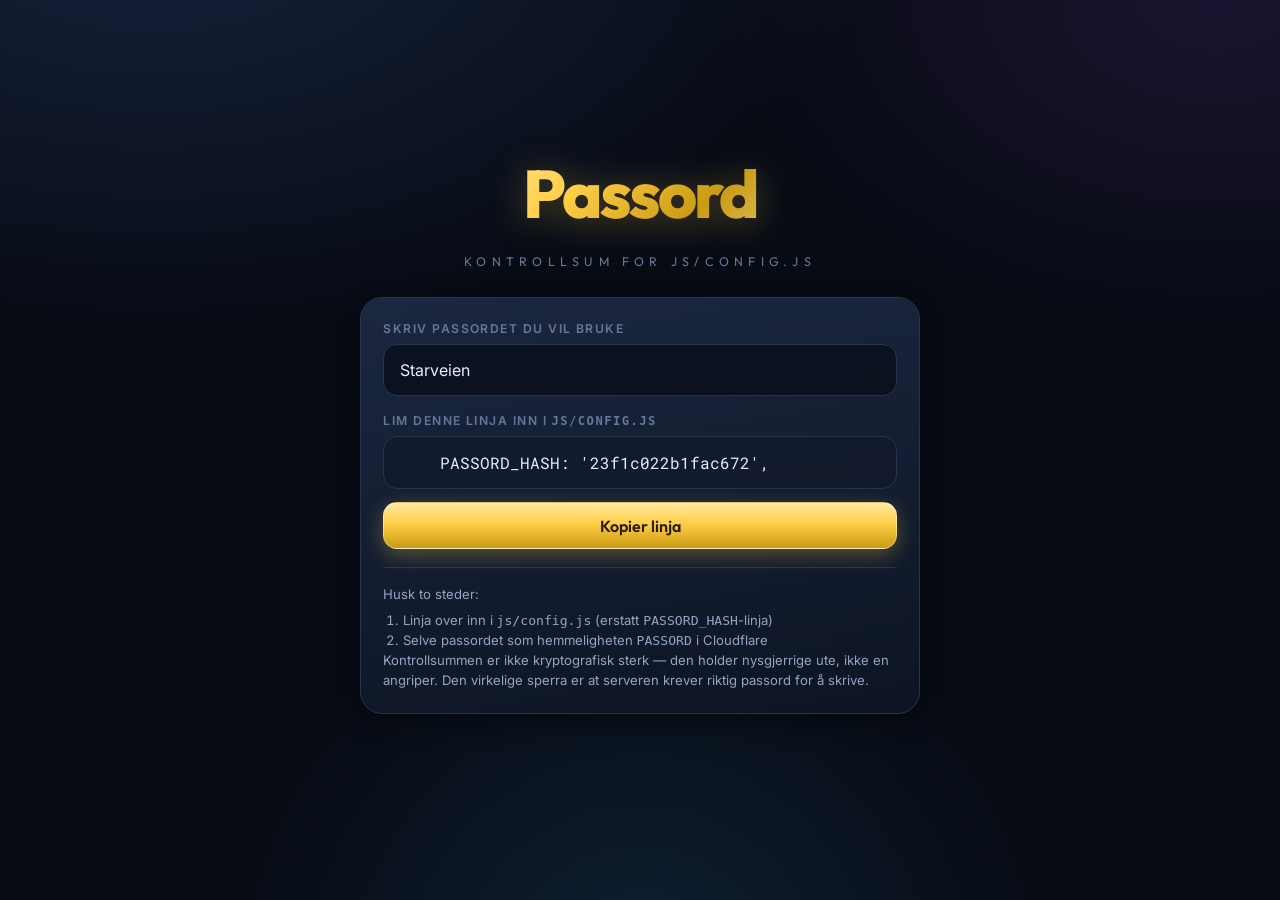
<file: verktoy/passord.html>
<!doctype html>
<html lang="no">
<head>
<meta charset="utf-8">
<meta name="viewport" content="width=device-width, initial-scale=1">
<title>Multimillionær – passordverktøy</title>
<link rel="stylesheet" href="https://fonts.googleapis.com/css2?family=Inter:wght@400;600;700&amp;family=Outfit:wght@700;800&amp;family=Roboto+Mono&amp;display=swap">
<link rel="stylesheet" href="../css/app.css">
</head>
<body>
<main class="side">
  <div class="midtboks">
    <h1 class="logo logo-stor midt">Passord</h1>
    <div class="logo-under midt" style="margin-bottom:1.6rem">Kontrollsum for js/config.js</div>

    <div class="kort">
      <div class="feltgruppe">
        <label class="merke" for="p">Skriv passordet du vil bruke</label>
        <input id="p" class="felt" type="text" value="Starveien" autocomplete="off" spellcheck="false">
      </div>

      <label class="merke">Lim denne linja inn i <code>js/config.js</code></label>
      <pre id="ut" class="panel tall" style="white-space:pre-wrap;word-break:break-all;margin:0 0 .8rem"></pre>

      <button id="kopi" class="knapp knapp-gull knapp-blokk">Kopier linja</button>

      <hr class="skille">
      <div class="liten dim">
        Husk to steder:
        <ol style="margin:.4rem 0 0;padding-left:1.2rem">
          <li>Linja over inn i <code>js/config.js</code> (erstatt <code>PASSORD_HASH</code>-linja)</li>
          <li>Selve passordet som hemmeligheten <code>PASSORD</code> i Cloudflare</li>
        </ol>
        Kontrollsummen er ikke kryptografisk sterk &mdash; den holder nysgjerrige ute, ikke en angriper.
        Den virkelige sperra er at serveren krever riktig passord for å skrive.
      </div>
    </div>
  </div>
</main>

<script src="../js/util.js"></script>
<script>
(function () {
  var p = document.getElementById('p');
  var ut = document.getElementById('ut');
  var kopi = document.getElementById('kopi');

  function regn() {
    var h = MM.hash(p.value.trim());
    ut.textContent = "    PASSORD_HASH: '" + h + "',";
  }
  p.addEventListener('input', regn);
  kopi.addEventListener('click', function () {
    navigator.clipboard.writeText(ut.textContent.trim()).then(function () {
      MM.toast('Kopiert', 'ok', 1800);
    }, function () {
      MM.toast('Marker teksten og kopier manuelt', 'feil');
    });
  });
  regn();
})();
</script>
</body>
</html>
</file>
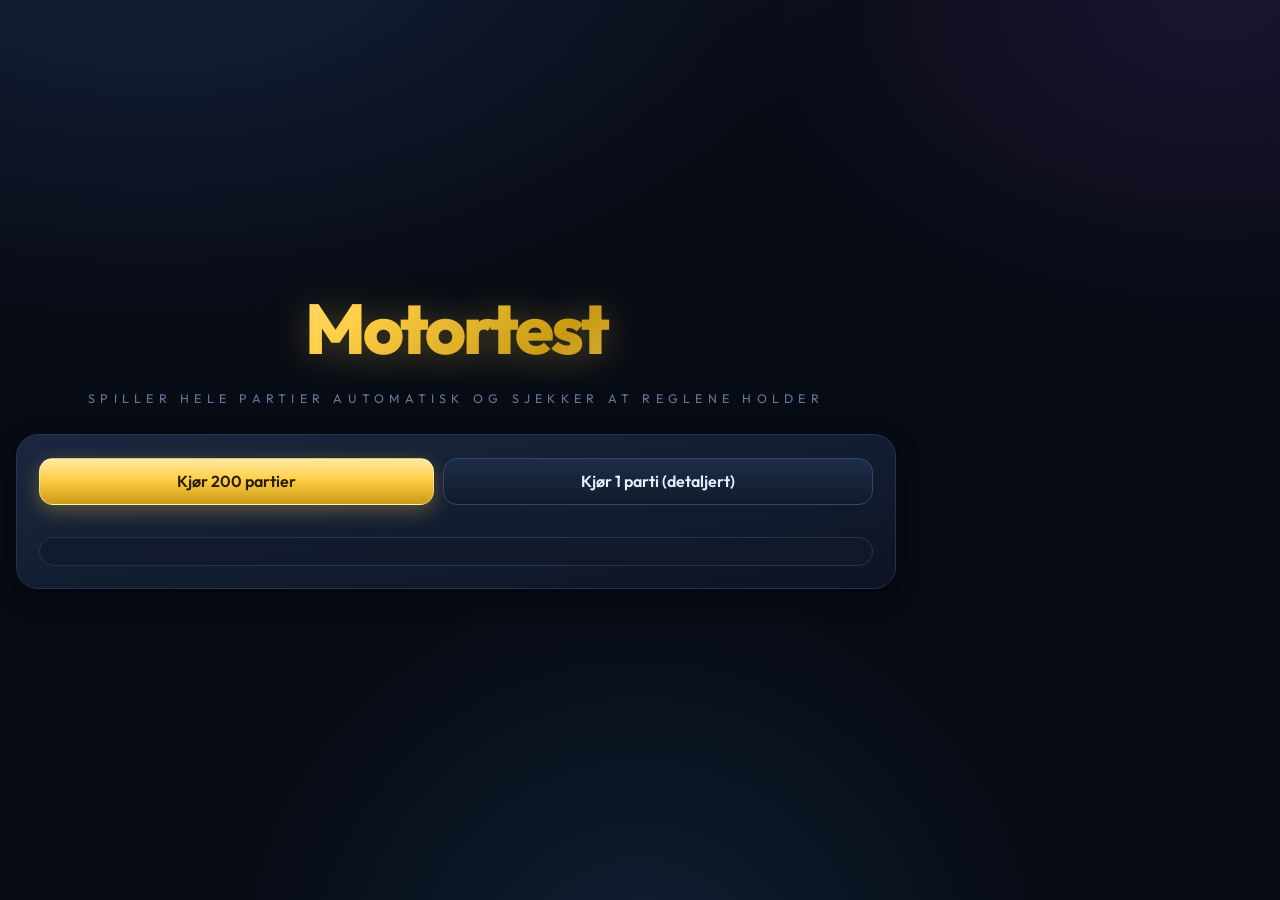
<file: verktoy/test.html>
<!doctype html>
<html lang="no">
<head>
<meta charset="utf-8">
<meta name="viewport" content="width=device-width, initial-scale=1">
<title>Multimillionær – motortest</title>
<link rel="stylesheet" href="https://fonts.googleapis.com/css2?family=Inter:wght@400;600;700&amp;family=Outfit:wght@700;800&amp;family=Roboto+Mono&amp;display=swap">
<link rel="stylesheet" href="../css/app.css">
<style>
  .utskrift { font-family: var(--font-tall); font-size: .78rem; white-space: pre-wrap;
              max-height: 52vh; overflow-y: auto; }
  .ok   { color: var(--gronn); }
  .brudd{ color: var(--rod); font-weight: 700; }
</style>
</head>
<body>
<main class="side" style="align-items:flex-start;padding-top:2rem">
  <div class="bred">
    <h1 class="logo logo-stor midt">Motortest</h1>
    <div class="logo-under midt" style="margin-bottom:1.6rem">Spiller hele partier automatisk og sjekker at reglene holder</div>

    <div class="kort">
      <div class="knapprad" style="margin-bottom:1rem">
        <button id="kjor" class="knapp knapp-gull">Kjør 200 partier</button>
        <button id="kjor1" class="knapp">Kjør 1 parti (detaljert)</button>
      </div>
      <div id="sammendrag" class="stat-nett" style="margin-bottom:1rem"></div>
      <div id="ut" class="panel utskrift"></div>
    </div>
  </div>
</main>

<script src="../js/config.js"></script>
<script src="../js/util.js"></script>
<script src="../js/data.js"></script>
<script src="../js/engine.js"></script>
<script src="../js/bot.js"></script>
<script>
(function () {
  'use strict';
  var ut = document.getElementById('ut');
  var sammendrag = document.getElementById('sammendrag');

  function skriv(t, klasse) {
    var d = document.createElement('div');
    if (klasse) d.className = klasse;
    d.textContent = t;
    ut.appendChild(d);
    ut.scrollTop = ut.scrollHeight;
  }

  var brudd = [];
  function sjekk(betingelse, melding) {
    if (!betingelse) brudd.push(melding);
    return betingelse;
  }

  /* ----------------------------------------------------------
     Invarianter som alltid skal holde
     ---------------------------------------------------------- */
  function sjekkTilstand(s, hvor) {
    MM.SERIES.forEach(function (se) {
      var sum = s.bank.aksjer[se.id];
      s.spillere.forEach(function (p) { sum += p.aksjer[se.id]; });
      sjekk(sum === MM.AKSJER_PER_SERIE,
        hvor + ': aksjer i ' + se.id + ' er ' + sum + ', skal være ' + MM.AKSJER_PER_SERIE);
      sjekk(s.bank.aksjer[se.id] >= 0, hvor + ': banken har negativt antall aksjer i ' + se.id);
    });

    s.spillere.forEach(function (p) {
      sjekk(isFinite(p.cash), hvor + ': ' + p.navn + ' har ugyldig kontantbeholdning: ' + p.cash);
      sjekk(p.gjeld >= 0 && p.gjeld <= MM.GJELDSBREV_MAKS,
        hvor + ': ' + p.navn + ' har ' + p.gjeld + ' gjeldsbrev');
      sjekk(p.pos >= 0 && p.pos < MM.BOARD.length, hvor + ': ' + p.navn + ' står på felt ' + p.pos);
      MM.SERIES.forEach(function (se) {
        sjekk(p.aksjer[se.id] >= 0, hvor + ': ' + p.navn + ' har negative aksjer i ' + se.id);
      });
      sjekk(isFinite(MM.Engine.formue(s, p)), hvor + ': ' + p.navn + ' har ugyldig formue');
    });

    sjekk(s.ola.pos >= 0 && s.ola.pos < MM.BOARD.length, hvor + ': Ola står på felt ' + s.ola.pos);

    for (var pos in s.tomter) {
      var d = s.tomter[pos];
      var felt = MM.BOARD[Number(pos)];
      if (d.eier) {
        sjekk(!!MM.Engine.sp(s, d.eier), hvor + ': ' + felt.navn + ' eies av ukjent spiller');
      } else {
        sjekk(d.hus === 0 && !d.hotell && !d.slott && !d.pant,
          hvor + ': eierløs tomt ' + felt.navn + ' har bygg eller pant');
      }
      sjekk(d.hus >= 0 && d.hus <= 4, hvor + ': ' + felt.navn + ' har ' + d.hus + ' hus');
      sjekk(!(d.hus > 0 && d.hotell), hvor + ': ' + felt.navn + ' har både hus og hotell');
      sjekk(!(d.slott && !felt.slott), hvor + ': slott bygget på ' + felt.navn);
      sjekk(!(d.pant && (d.hus > 0 || d.hotell || d.slott)),
        hvor + ': pantsatt tomt ' + felt.navn + ' har bygg');
    }
  }

  /* ----------------------------------------------------------
     En enkel robotspiller
     ---------------------------------------------------------- */
  function tilfeldig(liste) { return liste[Math.floor(Math.random() * liste.length)]; }

  function robotTrekk(s) {
    var pid = MM.Engine.aktivId(s);
    var p = MM.Engine.sp(s, pid);
    if (!p) return null;

    if (s.auksjon) {
      var kandidater = MM.Engine.levende(s).filter(function (q) {
        return s.auksjon.passert.indexOf(q.id) < 0;
      });
      if (!kandidater.length || Date.now() > s.auksjon.utgaar) {
        return { type: 'AUKSJON_SLUTT', pid: pid, tving: true };
      }
      var byr = tilfeldig(kandidater);
      var bud = (s.auksjon.hoyeste || 0) + s.auksjon.steg;
      var takst = MM.BOARD[s.auksjon.pos].pris;
      if (Math.random() < 0.45 && bud <= byr.cash && bud < takst * 1.3) {
        return { type: 'BUD', pid: byr.id, sum: bud };
      }
      return { type: 'PASS', pid: byr.id };
    }

    var v = s.tur.ventende;
    if (v) {
      switch (v.type) {
        case 'kjop':
          if (p.cash > MM.BOARD[v.pos].pris * 1.4 && Math.random() < 0.8) {
            return { type: 'KJOP', pid: pid };
          }
          return { type: 'TIL_AUKSJON', pid: pid };
        case 'auksjon-start': return { type: 'TIL_AUKSJON', pid: pid };
        case 'kort':          return { type: 'KORT_OK', pid: pid };
        case 'casino':
          return { type: 'CASINO', pid: pid,
                   innsats: Math.random() < 0.5 ? Math.min(10000, Math.max(0, p.cash)) : 0,
                   terning: [MM.terning()] };
        case 'bors': {
          var mulige = [];
          s.spillere.forEach(function (q) {
            if (q.id === pid || q.konkurs) return;
            MM.SERIES.forEach(function (se) {
              if ((q.aksjer[se.id] || 0) > 0 && MM.Engine.kursPris(s, se.id) * 2 <= p.cash) {
                mulige.push({ fra: q.id, serie: se.id });
              }
            });
          });
          if (mulige.length && Math.random() < 0.6) {
            var m = tilfeldig(mulige);
            return { type: 'BORS_KJOP', pid: pid, fra: m.fra, serie: m.serie, antall: 1 };
          }
          return { type: 'BORS_HOPP_OVER', pid: pid };
        }
        case 'ferie-ankomst': return { type: 'FERIE_ANKOMST', pid: pid, bli: Math.random() < 0.3 };
        case 'skaff-penger':  return skaffPenger(s, MM.Engine.sp(s, v.pid) || p);
      }
    }

    if (s.tur.steg === 'ferie-valg') {
      var steg = Math.min(p.ferieOpphold, MM.FERIE_TRAPP.length - 1);
      if (Math.random() < 0.6 || MM.FERIE_TRAPP[steg] > p.cash) {
        return { type: 'FERIE_REIS', pid: pid, terning: [MM.terning()] };
      }
      return { type: 'FERIE_BLI', pid: pid };
    }

    if (s.tur.steg === 'ola-kast') return { type: 'KAST_OLA', pid: pid, terning: MM.terningPar() };
    if (s.tur.steg === 'bil-kast') return { type: 'KAST_BIL', pid: pid, terning: MM.terningPar() };

    if (s.tur.steg === 'handel') {
      if (p.cash < 0) return skaffPenger(s, p);

      /* Bygg av og til */
      if (Math.random() < 0.55) {
        var kan = [];
        MM.tomter.forEach(function (f) {
          if (!MM.Engine.kanBygge(s, pid, f.pos) && p.cash > f.husPris * 1.6) kan.push(f.pos);
        });
        if (kan.length) return { type: 'BYGG', pid: pid, pos: tilfeldig(kan) };
      }
      /* Handle aksjer av og til */
      if (Math.random() < 0.4) {
        var kjopbare = MM.SERIES.filter(function (se) {
          var k = MM.Engine.kursPris(s, se.id);
          return k > 0 && s.bank.aksjer[se.id] > 0 && p.cash > k * 2;
        });
        if (kjopbare.length) {
          return { type: 'KJOP_AKSJER', pid: pid, serie: tilfeldig(kjopbare).id, antall: 1 };
        }
      }
      if (Math.random() < 0.08 && p.gjeld < MM.GJELDSBREV_MAKS) {
        return { type: 'LAAN', pid: pid };
      }
      return { type: 'AVSLUTT_TUR', pid: pid };
    }

    return null;
  }

  function skaffPenger(s, p) {
    var selgbare = MM.SERIES.filter(function (se) {
      return (p.aksjer[se.id] || 0) > 0 && MM.Engine.kursPris(s, se.id) > 0;
    });
    if (selgbare.length) {
      return { type: 'SELG_AKSJER', pid: p.id, serie: tilfeldig(selgbare).id, antall: 1 };
    }
    var medBygg = [], uPant = [];
    MM.tomter.forEach(function (f) {
      var d = s.tomter[String(f.pos)];
      if (d.eier !== p.id) return;
      if (d.hus > 0 || d.hotell || d.slott) medBygg.push(f.pos);
      else if (!d.pant) uPant.push(f.pos);
    });
    if (medBygg.length) return { type: 'SELG_BYGG', pid: p.id, pos: medBygg[0] };
    if (uPant.length) return { type: 'PANTSETT', pid: p.id, pos: uPant[0] };
    if (p.gjeld < MM.GJELDSBREV_MAKS) return { type: 'LAAN', pid: p.id };
    return { type: 'GI_OPP', pid: p.id };
  }

  /* ----------------------------------------------------------
     Ett parti
     ---------------------------------------------------------- */
  function spillParti(antallSpillere, maksTrekk, detaljert) {
    var s = MM.Engine.nyttSpill('TEST', { mal: 2000000, startKapital: 150000, tidsgrenseMin: 0 });
    for (var i = 0; i < antallSpillere; i++) {
      s = MM.Engine.handling(s, {
        type: 'BLI_MED', pid: 'p' + i, navn: 'Robot ' + (i + 1), figur: MM.FIGURER[i].id
      }).state;
    }
    s = MM.Engine.handling(s, { type: 'START', pid: 'p0' }).state;

    var trekk = 0, feil = 0, sisteFeil = null;
    while (s.fase === 'spiller' && trekk < maksTrekk) {
      var a = robotTrekk(s);
      if (!a) { brudd.push('Roboten fant ingen lovlig handling ved steg ' + s.tur.steg); break; }
      try {
        var r = MM.Engine.handling(s, a);
        s = r.state;
        if (detaljert) r.hendelser.forEach(function (h) { skriv('  ' + h.tekst); });
      } catch (e) {
        feil++;
        sisteFeil = a.type + ': ' + e.message;
        /* Avviste handlinger er normalt (roboten prøver ting), men ikke
           i det uendelige — da avslutter vi turen i stedet. */
        if (feil > 60) { brudd.push('For mange avviste handlinger. Siste: ' + sisteFeil); break; }
        if (s.tur.steg === 'handel' && !s.tur.ventende) {
          try { s = MM.Engine.handling(s, { type: 'AVSLUTT_TUR', pid: MM.Engine.aktivId(s) }).state; }
          catch (e2) { brudd.push('Fastlåst: ' + e2.message); break; }
        }
      }
      trekk++;
      if (trekk % 25 === 0) sjekkTilstand(s, 'trekk ' + trekk);
    }
    sjekkTilstand(s, 'slutt');
    return { s: s, trekk: trekk, feil: feil, sisteFeil: sisteFeil };
  }

  /* ----------------------------------------------------------
     Kjøring
     ---------------------------------------------------------- */
  function kjor(antall, detaljert) {
    ut.innerHTML = '';
    brudd = [];
    var t0 = performance.now();
    var ferdige = 0, utTid = 0, totalTrekk = 0, grunner = {}, maksTrekk = 0;

    for (var n = 0; n < antall; n++) {
      var spillere = 2 + Math.floor(Math.random() * 5);
      var r = spillParti(spillere, 4000, detaljert && antall === 1);
      totalTrekk += r.trekk;
      maksTrekk = Math.max(maksTrekk, r.trekk);
      if (r.s.fase === 'ferdig') {
        ferdige++;
        var g = r.s.vinner.grunn;
        grunner[g] = (grunner[g] || 0) + 1;
      } else {
        utTid++;
      }
      if (detaljert && antall === 1) {
        skriv('');
        skriv('Spillere: ' + spillere + ' · trekk: ' + r.trekk + ' · avviste: ' + r.feil);
        if (r.s.resultat) {
          r.s.resultat.forEach(function (x) {
            skriv('  ' + x.plass + '. ' + x.navn + '  ' + MM.fmt(x.formue) + (x.konkurs ? '  (konkurs)' : ''));
          });
        }
      }
    }
    var tid = Math.round(performance.now() - t0);

    sammendrag.innerHTML = '';
    [
      ['Partier', antall],
      ['Fullført', ferdige],
      ['Nådde taket', utTid],
      ['Trekk i snitt', Math.round(totalTrekk / antall)],
      ['Flest trekk', maksTrekk],
      ['Tid', tid + ' ms'],
      ['Regelbrudd', brudd.length]
    ].forEach(function (x) {
      var b = document.createElement('div');
      b.className = 'stat-boks';
      b.innerHTML = '<div class="v">' + x[1] + '</div><div class="n">' + x[0] + '</div>';
      if (x[0] === 'Regelbrudd' && x[1] > 0) b.style.borderColor = 'var(--rod)';
      sammendrag.appendChild(b);
    });

    skriv('');
    skriv('Slutt-årsaker: ' + JSON.stringify(grunner));
    skriv('');
    if (!brudd.length) {
      skriv('Ingen regelbrudd. Alle invarianter holdt gjennom ' + antall + ' partier.', 'ok');
    } else {
      skriv(brudd.length + ' regelbrudd:', 'brudd');
      var unike = {};
      brudd.forEach(function (b) {
        var n = b.replace(/\d+/g, '#');
        unike[n] = (unike[n] || 0) + 1;
      });
      Object.keys(unike).slice(0, 40).forEach(function (k) {
        skriv('  ' + unike[k] + '×  ' + k, 'brudd');
      });
    }
    return { brudd: brudd.length, ferdige: ferdige, utTid: utTid };
  }

  document.getElementById('kjor').addEventListener('click', function () { kjor(200, false); });
  document.getElementById('kjor1').addEventListener('click', function () { kjor(1, true); });
  window.MM_TEST = kjor;

  /* ----------------------------------------------------------
     Botturnering: spiller nivåene mot hverandre og sjekker både
     at trekkene er lovlige og at vanskelighetsgraden betyr noe.
     ---------------------------------------------------------- */
  window.MM_TEST_BOT = function (partier) {
    brudd = [];
    var seire = { lett: 0, normal: 0, vrien: 0 };
    var formue = { lett: 0, normal: 0, vrien: 0 };
    var konkurs = { lett: 0, normal: 0, vrien: 0 };
    var eide = {
      lett:   { tomter:0, hus:0, aksjer:0, gjeld:0, cash:0 },
      normal: { tomter:0, hus:0, aksjer:0, gjeld:0, cash:0 },
      vrien:  { tomter:0, hus:0, aksjer:0, gjeld:0, cash:0 }
    };
    var avvist = 0, trekkTotalt = 0, tomme = 0;
    var nivaer = ['lett', 'normal', 'vrien'];

    for (var n = 0; n < partier; n++) {
      var s = MM.Engine.nyttSpill('BOTT', { mal: 2000000, startKapital: 150000, tidsgrenseMin: 0 });
      nivaer.forEach(function (niv, i) {
        s = MM.Engine.handling(s, {
          type: 'BLI_MED', pid: 'b' + i, navn: niv, figur: MM.FIGURER[i].id,
          erBot: true, botNiva: niv
        }).state;
      });
      /* Et menneske må være vert, ellers kan ingen starte */
      s.vertId = 'b0';
      s = MM.Engine.handling(s, { type: 'START', pid: 'b0' }).state;

      var trekk = 0;
      while (s.fase === 'spiller' && trekk < 6000) {
        var hvem = null;
        if (s.auksjon) {
          hvem = s.spillere.filter(function (p) {
            return !p.konkurs && s.auksjon.passert.indexOf(p.id) < 0 && s.auksjon.hoyesteId !== p.id;
          })[0];
          if (!hvem) { s = MM.Engine.handling(s, { type: 'AUKSJON_SLUTT', pid: 'b0', tving: true }).state; trekk++; continue; }
        } else {
          hvem = MM.Engine.sp(s, MM.Engine.aktivId(s));
        }
        if (!hvem) break;

        var a = MM.Bot.velgTrekk(s, hvem.id);
        if (!a) {
          tomme++;
          /* Boten vet ikke hva den skal gjøre — det er i seg selv en feil
             hvis den har turen og ingenting venter */
          if (!s.auksjon && MM.Engine.aktivId(s) === hvem.id) {
            brudd.push('Bot uten trekk ved steg ' + s.tur.steg +
                       (s.tur.ventende ? ' / ventende ' + s.tur.ventende.type : ''));
            break;
          }
          break;
        }
        try {
          s = MM.Engine.handling(s, a).state;
          trekkTotalt++;
        } catch (e) {
          avvist++;
          brudd.push('Ulovlig bottrekk ' + a.type + ': ' + e.message);
          if (avvist > 30) break;
        }
        trekk++;
        if (trekk % 50 === 0) sjekkTilstand(s, 'bot trekk ' + trekk);
      }

      sjekkTilstand(s, 'bot slutt');
      if (s.resultat) {
        s.resultat.forEach(function (r) {
          if (formue[r.navn] !== undefined) formue[r.navn] += r.formue;
          if (r.konkurs && konkurs[r.navn] !== undefined) konkurs[r.navn]++;
        });
        var vinner = s.resultat[0];
        if (vinner && seire[vinner.navn] !== undefined) seire[vinner.navn]++;
      }
      /* Hva eide de da det smalt? */
      s.spillere.forEach(function (p) {
        if (eide[p.navn] === undefined) return;
        var t = 0, hus = 0, aksjer = 0;
        for (var pos in s.tomter) {
          var d = s.tomter[pos];
          if (d.eier !== p.id) continue;
          t++; hus += (d.hus || 0) + (d.hotell ? 4 : 0) + (d.slott ? 5 : 0);
        }
        MM.SERIES.forEach(function (se) { aksjer += p.aksjer[se.id] || 0; });
        eide[p.navn].tomter += t;
        eide[p.navn].hus += hus;
        eide[p.navn].aksjer += aksjer;
        eide[p.navn].gjeld += p.gjeld;
        eide[p.navn].cash += p.cash;
      });
    }

    return {
      partier: partier,
      seire: seire,
      konkurs: konkurs,
      snitt: (function () {
        var o = {};
        Object.keys(eide).forEach(function (k) {
          o[k] = {
            tomter: (eide[k].tomter / partier).toFixed(1),
            hus:    (eide[k].hus / partier).toFixed(1),
            aksjer: (eide[k].aksjer / partier).toFixed(1),
            gjeld:  (eide[k].gjeld / partier).toFixed(2),
            cash:   Math.round(eide[k].cash / partier)
          };
        });
        return o;
      })(),
      snittformue: {
        lett: Math.round(formue.lett / partier),
        normal: Math.round(formue.normal / partier),
        vrien: Math.round(formue.vrien / partier)
      },
      ulovligeTrekk: avvist,
      lovligeTrekk: trekkTotalt,
      botUtenTrekk: tomme,
      regelbrudd: brudd.length,
      forsteBrudd: brudd.slice(0, 5)
    };
  };

  /* Lag et ferdig spilt parti og legg det i lokal lagring, slik at man
     kan se på brett, spillerpanel og premieutdeling uten å spille selv.
     Brukes bare under utvikling. */
  window.MM_TEST_LAG = function (kode, trekk, antallSpillere, navn) {
    var s = MM.Engine.nyttSpill(kode, { mal: 2000000, startKapital: 150000, tidsgrenseMin: 0 });
    navn = navn || ['Jørgen', 'Kari', 'Ola', 'Ingrid', 'Petter', 'Siri'];
    for (var i = 0; i < antallSpillere; i++) {
      s = MM.Engine.handling(s, {
        type: 'BLI_MED', pid: 'p' + i, navn: navn[i], figur: MM.FIGURER[i].id
      }).state;
    }
    s = MM.Engine.handling(s, { type: 'START', pid: 'p0' }).state;
    var n = 0;
    while (s.fase === 'spiller' && n < trekk) {
      var a = robotTrekk(s);
      if (!a) break;
      try { s = MM.Engine.handling(s, a).state; }
      catch (e) {
        if (s.tur.steg === 'handel' && !s.tur.ventende) {
          try { s = MM.Engine.handling(s, { type: 'AVSLUTT_TUR', pid: MM.Engine.aktivId(s) }).state; }
          catch (e2) { break; }
        }
      }
      n++;
    }
    s.v = 1;
    s.id = kode;
    localStorage.setItem('mm.spill.' + kode, JSON.stringify(s));
    localStorage.setItem('mm.apnet', JSON.stringify(MM.CONFIG.PASSORD_HASH));
    localStorage.setItem('mm.hemmelig', JSON.stringify('Starveien'));
    return {
      kode: kode, fase: s.fase, trekk: n,
      spillere: s.spillere.map(function (p) {
        return p.navn + ' ' + MM.fmt(MM.Engine.formue(s, p)) + (p.konkurs ? ' (konkurs)' : '');
      })
    };
  };
})();
</script>
</body>
</html>
</file>
<file: css/app.css>
/* ============================================================
   Multimillionær — grunnstil, komponenter, lobby og spillerpanel
   ============================================================ */

:root {
  /* Flater */
  --bg:        #070b14;
  --bg2:       #0c1322;
  --flate:     #111a2b;
  --flate2:    #17233a;
  --flate3:    #1e2d49;
  --kant:      #24354f;
  --kant-lys:  #32486b;

  /* Tekst */
  --tekst:     #e8eefb;
  --tekst-dim: #94a6c4;
  --tekst-svak:#64789a;

  /* Aksenter */
  --gull:      #ffcf47;
  --gull-dyp:  #c99a12;
  --gronn:     #3ddc84;
  --rod:       #ff5a6e;
  --bla:       #4fc3f7;
  --lilla:     #b388ff;
  --oransje:   #ffa726;

  /* Form */
  --r-s:  8px;
  --r-m:  14px;
  --r-l:  22px;
  --r-xl: 30px;

  --skygge-s: 0 2px 8px rgba(0,0,0,.35);
  --skygge-m: 0 8px 24px rgba(0,0,0,.45);
  --skygge-l: 0 22px 60px rgba(0,0,0,.6);
  --glod-gull: 0 0 0 1px rgba(255,207,71,.35), 0 0 28px rgba(255,207,71,.22);

  --font: 'Inter', system-ui, -apple-system, 'Segoe UI', Roboto, sans-serif;
  --font-vis: 'Outfit', 'Inter', system-ui, sans-serif;
  --font-tall: 'Roboto Mono', ui-monospace, 'SF Mono', Menlo, monospace;
}

* { box-sizing: border-box; }

html, body {
  margin: 0;
  padding: 0;
  min-height: 100%;
}

body {
  background:
    radial-gradient(1200px 700px at 12% -10%, #16233d 0%, transparent 60%),
    radial-gradient(900px 600px at 95% 0%, #1b1430 0%, transparent 55%),
    radial-gradient(700px 700px at 50% 110%, #0f2033 0%, transparent 60%),
    var(--bg);
  background-attachment: fixed;
  color: var(--tekst);
  font-family: var(--font);
  font-size: 16px;
  line-height: 1.5;
  -webkit-font-smoothing: antialiased;
  overflow-x: hidden;
}

h1, h2, h3, h4 {
  font-family: var(--font-vis);
  font-weight: 700;
  letter-spacing: -0.02em;
  margin: 0 0 .4em;
  line-height: 1.12;
}

h1 { font-size: clamp(1.9rem, 5vw, 3.2rem); }
h2 { font-size: clamp(1.3rem, 3vw, 1.9rem); }
h3 { font-size: 1.1rem; }

a { color: var(--bla); }

.tall { font-family: var(--font-tall); font-variant-numeric: tabular-nums; }
.dim  { color: var(--tekst-dim); }
.svak { color: var(--tekst-svak); }
.liten { font-size: .82rem; }
.midt { text-align: center; }
.gull { color: var(--gull); }
.pluss-f { color: var(--gronn); }
.minus-f { color: var(--rod); }
.skjult { display: none !important; }
.sr { position: absolute; width: 1px; height: 1px; overflow: hidden; clip: rect(0 0 0 0); }

/* ------------------------------------------------------------
   Logo
   ------------------------------------------------------------ */
.logo {
  font-family: var(--font-vis);
  font-weight: 800;
  letter-spacing: -0.045em;
  line-height: .95;
  background: linear-gradient(135deg, #fff6d8 0%, var(--gull) 38%, var(--gull-dyp) 62%, #fff0c0 100%);
  -webkit-background-clip: text;
  background-clip: text;
  color: transparent;
  filter: drop-shadow(0 4px 18px rgba(255,207,71,.3));
}
.logo-stor {
  /* Males mot kortets bredde, ikke vinduets. Med background-clip: text
     blir bokstaver som faller utenfor boksen helt umalte — derfor må
     teksten garantert få plass. */
  font-size: clamp(1.9rem, 12cqw, 4.4rem);
}
.logo-under {
  font-family: var(--font-vis);
  text-transform: uppercase;
  letter-spacing: .42em;
  font-size: clamp(.55rem, 1.6vw, .78rem);
  color: var(--tekst-svak);
  margin-top: .5rem;
}

/* ------------------------------------------------------------
   Kort og paneler
   ------------------------------------------------------------ */
.kort {
  background: linear-gradient(170deg, rgba(31,45,73,.85), rgba(14,21,36,.92));
  border: 1px solid var(--kant);
  border-radius: var(--r-l);
  box-shadow: var(--skygge-m);
  padding: 1.4rem;
  backdrop-filter: blur(10px);
}
.kort-tett { padding: .9rem 1rem; border-radius: var(--r-m); }

.panel {
  background: rgba(17,26,43,.72);
  border: 1px solid var(--kant);
  border-radius: var(--r-m);
  padding: .85rem 1rem;
}

.panel-tittel {
  font-family: var(--font-vis);
  font-size: .72rem;
  text-transform: uppercase;
  letter-spacing: .16em;
  color: var(--tekst-svak);
  margin-bottom: .6rem;
  display: flex;
  align-items: center;
  gap: .5rem;
}
.panel-tittel::after {
  content: '';
  flex: 1;
  height: 1px;
  background: linear-gradient(90deg, var(--kant), transparent);
}

/* ------------------------------------------------------------
   Knapper
   ------------------------------------------------------------ */
.knapp {
  font-family: var(--font-vis);
  font-weight: 600;
  font-size: 1rem;
  border: 1px solid var(--kant-lys);
  background: linear-gradient(180deg, var(--flate3), var(--flate));
  color: var(--tekst);
  padding: .78rem 1.25rem;
  border-radius: var(--r-m);
  cursor: pointer;
  transition: transform .12s ease, box-shadow .18s ease, filter .18s ease, background .18s ease;
  display: inline-flex;
  align-items: center;
  justify-content: center;
  gap: .5rem;
  text-decoration: none;
  -webkit-tap-highlight-color: transparent;
  touch-action: manipulation;
}
.knapp:hover:not(:disabled) { filter: brightness(1.16); transform: translateY(-1px); }
.knapp:active:not(:disabled) { transform: translateY(1px) scale(.985); }
.knapp:disabled { opacity: .36; cursor: not-allowed; }
.knapp:focus-visible { outline: 2px solid var(--bla); outline-offset: 2px; }

.knapp-gull {
  background: linear-gradient(180deg, #ffe9a3, var(--gull) 45%, var(--gull-dyp));
  color: #2a1d00;
  border-color: rgba(255,255,255,.4);
  box-shadow: 0 6px 20px rgba(255,207,71,.3);
}
.knapp-gronn { background: linear-gradient(180deg, #6ff2a9, var(--gronn) 50%, #1aa55c); color: #04240f; border-color: rgba(255,255,255,.3); }
.knapp-rod   { background: linear-gradient(180deg, #ff8d9c, var(--rod) 50%, #c8243a); color: #2c0007; border-color: rgba(255,255,255,.28); }
.knapp-bla   { background: linear-gradient(180deg, #8fdcff, var(--bla) 50%, #0282b5); color: #00202e; border-color: rgba(255,255,255,.3); }
.knapp-tom   { background: transparent; border-color: var(--kant); color: var(--tekst-dim); }
.knapp-tom:hover:not(:disabled) { border-color: var(--kant-lys); color: var(--tekst); }

.knapp-stor { font-size: 1.18rem; padding: 1.05rem 1.7rem; border-radius: var(--r-l); }
.knapp-liten { font-size: .82rem; padding: .44rem .7rem; border-radius: var(--r-s); }
.knapp-blokk { width: 100%; }

.knapp-puls { animation: puls 1.9s ease-in-out infinite; }
@keyframes puls {
  0%, 100% { box-shadow: 0 6px 20px rgba(255,207,71,.28); }
  50%      { box-shadow: 0 6px 34px rgba(255,207,71,.62); }
}

.knapprad { display: flex; gap: .6rem; flex-wrap: wrap; }
.knapprad > .knapp { flex: 1 1 auto; }

/* ------------------------------------------------------------
   Skjemafelt
   ------------------------------------------------------------ */
.felt {
  width: 100%;
  background: rgba(7,11,20,.7);
  border: 1px solid var(--kant);
  border-radius: var(--r-m);
  color: var(--tekst);
  font: inherit;
  padding: .82rem 1rem;
  transition: border-color .18s, box-shadow .18s;
}
.felt:focus { outline: none; border-color: var(--gull); box-shadow: 0 0 0 3px rgba(255,207,71,.16); }
.felt::placeholder { color: var(--tekst-svak); }
.felt-kode {
  font-family: var(--font-tall);
  font-size: 2rem;
  letter-spacing: .4em;
  text-align: center;
  text-transform: uppercase;
  padding-left: .4em;
}
label.merke {
  display: block;
  font-size: .76rem;
  text-transform: uppercase;
  letter-spacing: .12em;
  color: var(--tekst-svak);
  margin-bottom: .35rem;
  font-weight: 600;
}
.feltgruppe { margin-bottom: 1rem; }

/* ------------------------------------------------------------
   Merkelapper
   ------------------------------------------------------------ */
.lapp {
  display: inline-flex;
  align-items: center;
  gap: .32rem;
  font-size: .68rem;
  font-weight: 700;
  text-transform: uppercase;
  letter-spacing: .1em;
  padding: .24rem .55rem;
  border-radius: 999px;
  background: var(--flate3);
  border: 1px solid var(--kant-lys);
  color: var(--tekst-dim);
  white-space: nowrap;
}
.lapp-gull  { background: rgba(255,207,71,.16); border-color: rgba(255,207,71,.5); color: var(--gull); }
.lapp-gronn { background: rgba(61,220,132,.14); border-color: rgba(61,220,132,.45); color: var(--gronn); }
.lapp-rod   { background: rgba(255,90,110,.14); border-color: rgba(255,90,110,.45); color: var(--rod); }
.lapp-bla   { background: rgba(79,195,247,.14); border-color: rgba(79,195,247,.45); color: var(--bla); }

/* ------------------------------------------------------------
   Toast
   ------------------------------------------------------------ */
.toastlag {
  position: fixed;
  z-index: 9000;
  left: 50%;
  bottom: 1.2rem;
  transform: translateX(-50%);
  display: flex;
  flex-direction: column-reverse;
  gap: .5rem;
  pointer-events: none;
  width: min(92vw, 460px);
}
.toast {
  background: linear-gradient(180deg, var(--flate3), var(--flate));
  border: 1px solid var(--kant-lys);
  border-left: 4px solid var(--bla);
  border-radius: var(--r-m);
  padding: .7rem 1rem;
  box-shadow: var(--skygge-l);
  font-size: .92rem;
  animation: toast-inn .34s cubic-bezier(.2,.9,.3,1.2);
}
.toast.ut { animation: toast-ut .4s ease forwards; }
.toast.t-feil  { border-left-color: var(--rod); }
.toast.t-ok    { border-left-color: var(--gronn); }
.toast.t-gull  { border-left-color: var(--gull); }
@keyframes toast-inn { from { opacity: 0; transform: translateY(22px) scale(.95); } to { opacity: 1; transform: none; } }
@keyframes toast-ut  { to { opacity: 0; transform: translateY(-10px) scale(.97); } }

/* ------------------------------------------------------------
   Flyvende tall, gnister, skjelving
   ------------------------------------------------------------ */
.flytall {
  position: fixed;
  z-index: 8500;
  pointer-events: none;
  font-family: var(--font-tall);
  font-weight: 700;
  font-size: 1.3rem;
  text-shadow: 0 2px 10px rgba(0,0,0,.8);
  transform: translate(-50%, -50%);
  animation: flytall 1.5s cubic-bezier(.2,.7,.3,1) forwards;
}
.flytall.pluss { color: var(--gronn); }
.flytall.minus { color: var(--rod); }
@keyframes flytall {
  0%   { opacity: 0; transform: translate(-50%, -30%) scale(.7); }
  18%  { opacity: 1; transform: translate(-50%, -60%) scale(1.15); }
  100% { opacity: 0; transform: translate(-50%, -190%) scale(1); }
}

.gnist {
  position: fixed;
  z-index: 8500;
  width: 7px; height: 7px;
  border-radius: 2px;
  pointer-events: none;
  animation: gnist .9s ease-out forwards;
}
@keyframes gnist {
  0%   { opacity: 1; transform: translate(0,0) rotate(0); }
  100% { opacity: 0; transform: translate(var(--vx), var(--vy)) rotate(360deg); }
}

.skjelver { animation: skjelv .5s cubic-bezier(.36,.07,.19,.97); }
@keyframes skjelv {
  10%, 90% { transform: translate(calc(var(--skjelv) * -.2), 0); }
  20%, 80% { transform: translate(calc(var(--skjelv) * .4), 0); }
  30%, 50%, 70% { transform: translate(calc(var(--skjelv) * -1), 0); }
  40%, 60% { transform: translate(var(--skjelv), 0); }
}

.konfetti-lerret {
  position: fixed;
  inset: 0;
  z-index: 9500;
  pointer-events: none;
}

/* ------------------------------------------------------------
   Terninger i 3D
   ------------------------------------------------------------ */
.tern-rom {
  perspective: 900px;
  display: flex;
  align-items: center;
  justify-content: center;
  gap: 1.3rem;
  min-height: 110px;
}
.tern {
  width: var(--tern);
  height: var(--tern);
  position: relative;
  transform-style: preserve-3d;
}
.tern-kube {
  position: absolute;
  inset: 0;
  transform-style: preserve-3d;
  will-change: transform;
}
.tern-flate {
  position: absolute;
  inset: 0;
  display: grid;
  grid-template-columns: repeat(3, 1fr);
  grid-template-rows: repeat(3, 1fr);
  padding: 11%;
  gap: 4%;
  border-radius: 18%;
  background: linear-gradient(145deg, #fffdf6 0%, #e9e3d2 55%, #cfc6ae 100%);
  box-shadow: inset 0 0 0 1px rgba(255,255,255,.75), inset 0 -8px 18px rgba(0,0,0,.14);
  backface-visibility: visible;
}
.tern-pip { border-radius: 50%; background: transparent; }
.tern-pip.på {
  background: radial-gradient(circle at 34% 30%, #4a4034, #16120c 72%);
  box-shadow: inset 0 1px 2px rgba(255,255,255,.3), 0 1px 1px rgba(255,255,255,.2);
}
.tern.triller { filter: drop-shadow(0 16px 20px rgba(0,0,0,.6)); }
.tern.landet  { animation: tern-sprett .4s cubic-bezier(.3,1.6,.4,1); }
@keyframes tern-sprett {
  0%   { transform: translateY(-14px) scale(1.07); }
  60%  { transform: translateY(3px) scale(.97); }
  100% { transform: none; }
}

/* ------------------------------------------------------------
   Figurvelger
   ------------------------------------------------------------ */
.figurnett {
  display: grid;
  grid-template-columns: repeat(auto-fit, minmax(92px, 1fr));
  gap: .7rem;
}
.figur {
  position: relative;
  aspect-ratio: 1;
  border-radius: var(--r-m);
  border: 2px solid var(--kant);
  background: radial-gradient(circle at 50% 36%, rgba(255,255,255,.07), rgba(0,0,0,.25));
  display: flex;
  flex-direction: column;
  align-items: center;
  justify-content: center;
  gap: .18rem;
  cursor: pointer;
  transition: transform .16s cubic-bezier(.2,.9,.3,1.3), border-color .18s, box-shadow .2s;
  padding: .4rem;
}
.figur:hover:not(.tatt) { transform: translateY(-4px) scale(1.04); border-color: var(--kant-lys); }
.figur .em {
  font-size: 2.1rem;
  line-height: 1;
  filter: drop-shadow(0 3px 6px rgba(0,0,0,.6));
  transition: transform .18s;
}
.figur:hover .em { transform: scale(1.14) rotate(-6deg); }
.figur .nv {
  font-size: .62rem;
  text-transform: uppercase;
  letter-spacing: .06em;
  color: var(--tekst-svak);
  text-align: center;
  line-height: 1.2;
}
.figur.valgt {
  border-color: var(--figurfarge, var(--gull));
  box-shadow: 0 0 0 3px color-mix(in srgb, var(--figurfarge, #ffcf47) 28%, transparent), 0 10px 28px rgba(0,0,0,.5);
  background: radial-gradient(circle at 50% 36%, color-mix(in srgb, var(--figurfarge, #ffcf47) 26%, transparent), rgba(0,0,0,.3));
}
.figur.valgt .nv { color: var(--tekst); }
.figur.tatt { opacity: .3; cursor: not-allowed; filter: grayscale(.8); }
.figur.tatt::after {
  content: 'Tatt';
  position: absolute;
  inset: auto .3rem .3rem;
  font-size: .56rem;
  text-transform: uppercase;
  letter-spacing: .1em;
  text-align: center;
  color: var(--rod);
}

/* ------------------------------------------------------------
   Lobby
   ------------------------------------------------------------ */
.side {
  min-height: 100vh;
  min-height: 100dvh;
  display: flex;
  flex-direction: column;
  align-items: center;
  justify-content: center;
  padding: 1.5rem 1rem 3rem;
}
.midtboks { width: min(100%, 560px); container-type: inline-size; }
.bred     { width: min(100%, 880px); container-type: inline-size; }

.steg { animation: steg-inn .4s cubic-bezier(.2,.9,.3,1); }
@keyframes steg-inn { from { opacity: 0; transform: translateY(16px); } to { opacity: 1; transform: none; } }

.laas-ikon {
  font-size: 3rem;
  text-align: center;
  margin-bottom: .6rem;
  filter: drop-shadow(0 6px 16px rgba(255,207,71,.35));
  animation: sveve 3.4s ease-in-out infinite;
}
@keyframes sveve { 0%,100% { transform: translateY(0); } 50% { transform: translateY(-9px); } }

.spillerliste { display: flex; flex-direction: column; gap: .5rem; }
.spillerrad {
  display: flex;
  align-items: center;
  gap: .8rem;
  padding: .62rem .85rem;
  background: rgba(7,11,20,.5);
  border: 1px solid var(--kant);
  border-left: 3px solid var(--pfarge, var(--kant-lys));
  border-radius: var(--r-m);
  animation: steg-inn .35s ease;
}
.spillerrad .em { font-size: 1.6rem; line-height: 1; }
.spillerrad .nv { font-weight: 600; flex: 1; min-width: 0; overflow: hidden; text-overflow: ellipsis; white-space: nowrap; }
.spillerrad.dennemeg { background: rgba(255,207,71,.08); border-color: rgba(255,207,71,.3); }

.kodevis {
  font-family: var(--font-tall);
  font-size: clamp(2.2rem, 9vw, 3.6rem);
  font-weight: 700;
  letter-spacing: .22em;
  text-align: center;
  color: var(--gull);
  text-shadow: 0 0 30px rgba(255,207,71,.45);
  padding: .3rem 0 .1rem .22em;
  cursor: pointer;
  user-select: all;
}
.kodevis:hover { filter: brightness(1.15); }

/* ------------------------------------------------------------
   Spillerpanel (mobil)
   ------------------------------------------------------------ */
.sp-topp {
  position: sticky;
  top: 0;
  z-index: 60;
  background: linear-gradient(180deg, rgba(7,11,20,.97), rgba(7,11,20,.82));
  backdrop-filter: blur(14px);
  border-bottom: 1px solid var(--kant);
  padding: .55rem .85rem;
  padding-right: 6.4rem;      /* plass til nettstatus-merket oppe til høyre */
  display: flex;
  align-items: center;
  gap: .7rem;
}
.sp-topp .em { font-size: 1.9rem; line-height: 1; filter: drop-shadow(0 2px 6px rgba(0,0,0,.6)); }
.sp-navn { font-family: var(--font-vis); font-weight: 700; line-height: 1.1; }
.sp-cash {
  font-family: var(--font-tall);
  font-weight: 700;
  font-size: 1.12rem;
  color: var(--gull);
  transition: color .3s;
}
.sp-cash.blink-opp { animation: blink-gronn .7s ease; }
.sp-cash.blink-ned { animation: blink-rod .7s ease; }
@keyframes blink-gronn { 0%,100% { color: var(--gull); } 30% { color: var(--gronn); transform: scale(1.1); } }
@keyframes blink-rod   { 0%,100% { color: var(--gull); } 30% { color: var(--rod); transform: scale(1.1); } }

.sp-innhold { padding: .85rem; padding-bottom: 7rem; display: flex; flex-direction: column; gap: .85rem; max-width: 640px; margin: 0 auto; }

.sp-handling {
  position: fixed;
  left: 0; right: 0; bottom: 0;
  z-index: 70;
  padding: .7rem .85rem calc(.7rem + env(safe-area-inset-bottom));
  background: linear-gradient(0deg, rgba(7,11,20,.99), rgba(7,11,20,.86));
  backdrop-filter: blur(14px);
  border-top: 1px solid var(--kant);
}
.sp-handling .innhold { max-width: 640px; margin: 0 auto; display: flex; flex-direction: column; gap: .55rem; }

.ventemelding {
  text-align: center;
  color: var(--tekst-dim);
  font-size: .92rem;
  padding: .55rem;
}
.ventemelding .prikker::after {
  content: '';
  animation: prikker 1.4s steps(4, end) infinite;
}
@keyframes prikker {
  0% { content: ''; } 25% { content: '.'; } 50% { content: '..'; } 75% { content: '...'; }
}

.mintur {
  border: 1px solid rgba(255,207,71,.45) !important;
  box-shadow: var(--glod-gull);
  animation: turglod 2.6s ease-in-out infinite;
}
@keyframes turglod {
  0%,100% { box-shadow: 0 0 0 1px rgba(255,207,71,.3), 0 0 22px rgba(255,207,71,.16); }
  50%     { box-shadow: 0 0 0 1px rgba(255,207,71,.6), 0 0 40px rgba(255,207,71,.34); }
}

/* Portefølje */
.port-rad {
  display: grid;
  grid-template-columns: 10px 1fr auto auto;
  align-items: center;
  gap: .6rem;
  padding: .5rem .3rem;
  border-bottom: 1px solid rgba(36,53,79,.5);
}
.port-rad:last-child { border-bottom: 0; }
.port-prikk { width: 10px; height: 10px; border-radius: 3px; box-shadow: 0 0 8px currentColor; }
.port-navn { font-size: .88rem; overflow: hidden; text-overflow: ellipsis; white-space: nowrap; }
.port-kurs { font-family: var(--font-tall); font-size: .85rem; }
.port-ant {
  font-family: var(--font-tall);
  font-weight: 700;
  min-width: 2.2em;
  text-align: right;
  font-size: .9rem;
}

.handelsrad { display: flex; align-items: center; gap: .35rem; }
.handelsrad .knapp { padding: .36rem .55rem; font-size: .78rem; min-width: 2.1rem; }

/* Tomtekort i lomma */
.tomtekort {
  display: grid;
  grid-template-columns: 1fr auto;
  gap: .4rem .6rem;
  align-items: center;
  padding: .55rem .7rem;
  border-radius: var(--r-s);
  background: rgba(7,11,20,.45);
  border: 1px solid var(--kant);
  border-left: 4px solid var(--tfarge, var(--kant-lys));
  margin-bottom: .4rem;
}
.tomtekort.pantsatt { opacity: .55; filter: grayscale(.5); }
.tomtekort .tnavn { font-size: .88rem; font-weight: 600; }
.tomtekort .tunder { font-size: .72rem; color: var(--tekst-svak); }
.bygg-ikon { letter-spacing: .08em; font-size: .9rem; }

/* Hendelsesstrøm */
.strom { display: flex; flex-direction: column; gap: .3rem; max-height: 320px; overflow-y: auto; }
.strom-rad {
  font-size: .82rem;
  padding: .36rem .55rem;
  border-radius: var(--r-s);
  background: rgba(7,11,20,.4);
  border-left: 3px solid var(--kant-lys);
  color: var(--tekst-dim);
  animation: steg-inn .3s ease;
}
.strom-rad.ny { background: rgba(255,207,71,.07); border-left-color: var(--gull); color: var(--tekst); }
.strom-rad.e-leie, .strom-rad.e-ola-leie { border-left-color: var(--gronn); }
.strom-rad.e-kurs-opp { border-left-color: var(--gronn); }
.strom-rad.e-kurs-ned { border-left-color: var(--rod); }
.strom-rad.e-konkurs, .strom-rad.e-skaff-penger { border-left-color: var(--rod); color: var(--rod); }
.strom-rad.e-bygg { border-left-color: var(--oransje); }
.strom-rad.e-slutt { border-left-color: var(--gull); color: var(--gull); font-weight: 600; }

/* ------------------------------------------------------------
   Modal
   ------------------------------------------------------------ */
.modallag {
  position: fixed;
  inset: 0;
  z-index: 8000;
  background: rgba(3,6,12,.82);
  backdrop-filter: blur(7px);
  display: flex;
  align-items: center;
  justify-content: center;
  padding: 1.1rem;
  animation: fade .24s ease;
}
@keyframes fade { from { opacity: 0; } to { opacity: 1; } }
.modal {
  width: min(100%, 520px);
  max-height: 90vh;
  overflow-y: auto;
  animation: modal-inn .38s cubic-bezier(.2,.9,.3,1.25);
}
@keyframes modal-inn { from { opacity: 0; transform: translateY(26px) scale(.94); } to { opacity: 1; transform: none; } }

/* Sjansekort som snus */
.sjansekort {
  perspective: 1200px;
  width: min(100%, 340px);
  aspect-ratio: 5/7;
  margin: 0 auto 1rem;
}
.sjansekort .innside {
  position: relative;
  width: 100%; height: 100%;
  transform-style: preserve-3d;
  transition: transform .9s cubic-bezier(.3,.9,.2,1.05);
}
.sjansekort.snudd .innside { transform: rotateY(180deg); }
.sjansekort .forside, .sjansekort .bakside {
  position: absolute;
  inset: 0;
  backface-visibility: hidden;
  border-radius: var(--r-l);
  display: flex;
  flex-direction: column;
  align-items: center;
  justify-content: center;
  padding: 1.4rem;
  text-align: center;
  box-shadow: var(--skygge-l);
}
.sjansekort .forside {
  background:
    repeating-linear-gradient(45deg, rgba(255,207,71,.07) 0 10px, transparent 10px 20px),
    linear-gradient(160deg, #2a2050, #120b26);
  border: 2px solid rgba(255,207,71,.35);
}
.sjansekort .forside .q { font-size: 4.5rem; filter: drop-shadow(0 6px 18px rgba(255,207,71,.5)); }
.sjansekort .bakside {
  transform: rotateY(180deg);
  background: linear-gradient(160deg, #fffaf0, #e8dfc8);
  border: 2px solid var(--gull-dyp);
  color: #1a1408;
}
.sjansekort .bakside .tittel {
  font-family: var(--font-vis);
  text-transform: uppercase;
  letter-spacing: .2em;
  font-size: .68rem;
  color: #8a6d14;
  margin-bottom: .9rem;
}
.sjansekort .bakside .tekst { font-size: 1.08rem; line-height: 1.45; font-weight: 500; }
.sjansekort .bakside b { color: #8a5a00; }

/* ------------------------------------------------------------
   Auksjon
   ------------------------------------------------------------ */
.auksjon-topp { text-align: center; margin-bottom: 1rem; }
.auksjon-bud {
  font-family: var(--font-tall);
  font-size: clamp(2rem, 8vw, 3rem);
  font-weight: 700;
  color: var(--gull);
  text-shadow: 0 0 26px rgba(255,207,71,.4);
  line-height: 1;
}
.auksjon-klokke {
  font-family: var(--font-tall);
  font-size: 1.5rem;
  font-weight: 700;
}
.auksjon-klokke.hast { color: var(--rod); animation: hast .55s ease-in-out infinite; }
@keyframes hast { 0%,100% { transform: scale(1); } 50% { transform: scale(1.14); } }
.auksjon-stolpe {
  height: 6px;
  border-radius: 3px;
  background: var(--flate3);
  overflow: hidden;
  margin: .5rem 0 1rem;
}
.auksjon-stolpe i {
  display: block;
  height: 100%;
  background: linear-gradient(90deg, var(--gull), var(--oransje));
  transition: width .3s linear;
}

/* ------------------------------------------------------------
   Nett-status
   ------------------------------------------------------------ */
.nettstatus {
  position: fixed;
  right: .7rem;
  top: .7rem;
  z-index: 7000;
  display: flex;
  align-items: center;
  gap: .4rem;
  font-size: .68rem;
  text-transform: uppercase;
  letter-spacing: .1em;
  color: var(--tekst-svak);
  background: rgba(7,11,20,.8);
  border: 1px solid var(--kant);
  border-radius: 999px;
  padding: .26rem .66rem;
  backdrop-filter: blur(8px);
}
.nettstatus .lampe {
  width: 7px; height: 7px; border-radius: 50%;
  background: var(--gronn);
  box-shadow: 0 0 8px var(--gronn);
  animation: lampe 2.4s ease-in-out infinite;
}
.nettstatus.lokal .lampe { background: var(--bla); box-shadow: 0 0 8px var(--bla); }
.nettstatus.feil  .lampe { background: var(--rod);  box-shadow: 0 0 8px var(--rod); }
@keyframes lampe { 0%,100% { opacity: 1; } 50% { opacity: .35; } }

/* ------------------------------------------------------------
   Diverse
   ------------------------------------------------------------ */
.stat-nett {
  display: grid;
  grid-template-columns: repeat(auto-fit, minmax(104px, 1fr));
  gap: .55rem;
}
.stat-boks {
  background: rgba(7,11,20,.45);
  border: 1px solid var(--kant);
  border-radius: var(--r-m);
  padding: .6rem .7rem;
}
.stat-boks .v { font-family: var(--font-tall); font-weight: 700; font-size: 1.08rem; }
.stat-boks .n { font-size: .64rem; text-transform: uppercase; letter-spacing: .1em; color: var(--tekst-svak); margin-top: .1rem; }

.framdrift {
  height: 10px;
  border-radius: 5px;
  background: var(--flate2);
  border: 1px solid var(--kant);
  overflow: hidden;
}
.framdrift i {
  display: block;
  height: 100%;
  border-radius: 5px;
  background: linear-gradient(90deg, var(--gronn), var(--gull) 70%, #fff6d8);
  transition: width .7s cubic-bezier(.2,.9,.3,1);
  box-shadow: 0 0 14px rgba(255,207,71,.5);
}

hr.skille { border: 0; border-top: 1px solid var(--kant); margin: 1.1rem 0; }

.rad { display: flex; align-items: center; gap: .6rem; }
.rad-mellom { justify-content: space-between; }
.vokse { flex: 1; min-width: 0; }
.stabel { display: flex; flex-direction: column; gap: .7rem; }

::-webkit-scrollbar { width: 9px; height: 9px; }
::-webkit-scrollbar-track { background: transparent; }
::-webkit-scrollbar-thumb { background: var(--flate3); border-radius: 5px; }
::-webkit-scrollbar-thumb:hover { background: var(--kant-lys); }

@media (prefers-reduced-motion: reduce) {
  *, *::before, *::after {
    animation-duration: .01ms !important;
    animation-iteration-count: 1 !important;
    transition-duration: .01ms !important;
  }
}

/* ------------------------------------------------------------
   Liste over aktive spill
   ------------------------------------------------------------ */
.bordrad {
  display: flex;
  align-items: center;
  gap: .7rem;
  padding: .6rem .75rem;
  margin-bottom: .45rem;
  background: rgba(7,11,20,.5);
  border: 1px solid var(--kant);
  border-radius: var(--r-m);
  cursor: pointer;
  transition: border-color .18s, background .18s, transform .14s;
}
.bordrad:hover:not(.stengt) {
  border-color: var(--gull);
  background: rgba(255,207,71,.07);
  transform: translateX(2px);
}
.bordrad.stengt { opacity: .45; cursor: not-allowed; }
.bordrad.valgtbord {
  border-color: var(--gull);
  box-shadow: var(--glod-gull);
  background: rgba(255,207,71,.1);
}
.bordkode {
  font-weight: 700;
  font-size: 1.05rem;
  letter-spacing: .14em;
  color: var(--gull);
  flex-shrink: 0;
}
.bordnavn {
  display: flex;
  align-items: center;
  gap: .18rem;
  overflow: hidden;
  white-space: nowrap;
}
.bordfigur { font-size: 1.05rem; line-height: 1; }

/* Lagring pågår: trekket er alt vist, men ikke bekreftet av serveren */
.nettstatus.lagrer { border-color: rgba(255,207,71,.5); color: var(--gull); }
.nettstatus.lagrer .lampe {
  background: var(--gull);
  box-shadow: 0 0 8px var(--gull);
  animation: lampe .7s ease-in-out infinite;
}
</file>
